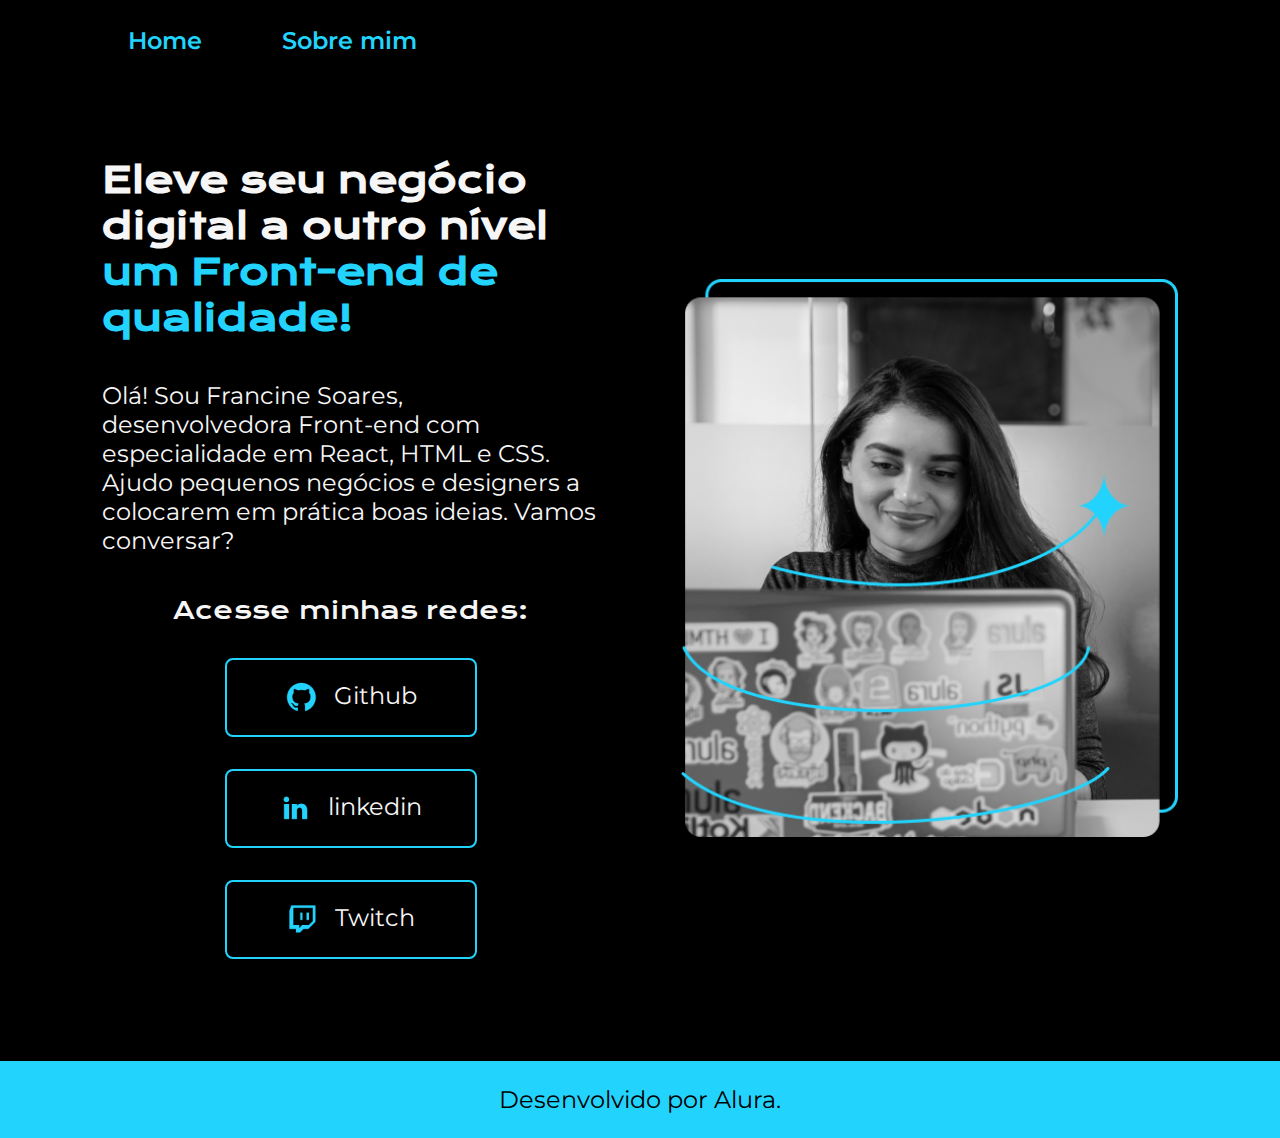
<file: index.html>
<!DOCTYPE html>
<html lang="pt-br">
<head>
    <meta charset="UTF-8">
    <meta http-equiv="X-UA-Compatible" content="IE=edge">
    <meta name="viewport" content="width=device-width, initial-scale=1.0">
    <title>Portfolio</title>
    <link rel="stylesheet" href="./styles/style.css">    
</head>
<body>
    <header class="cabecalho">
        <nav class="cabecalho__menu">
            <a class="cabecalho__menu__link" href="index.html" >Home</a>
            <a class="cabecalho__menu__link" href="about.html" >Sobre mim</a>
        </nav>
    </header>
    <main class="apresentacao">
        <section class="apresentacao__conteudo">
            <h1 class="apresentacao__conteudo__titulo">Eleve seu negócio digital a outro nível <strong class="titulo-destaque"> um Front-end de qualidade!</strong></h1>
            <p class="apresentacao__conteudo__texto">Olá! Sou Francine Soares, desenvolvedora Front-end com especialidade em React, HTML e CSS. Ajudo pequenos negócios e designers a colocarem em prática boas ideias. Vamos conversar?</p>
            <div class="apresentacao__links">
                <h2 class="apresentacao__links__subtitulo" > Acesse minhas redes:</h2>
                <a class="apresentacao__links__navegacao" href="https://github.com/">
                    <img src="./assets/github.png" alt="logo github">
                    Github
                </a>
                <a class="apresentacao__links__navegacao" href="https://linkedin.com/">
                    <img src="./assets/linkedin.png" alt="logo linkedin">
                    linkedin
                </a>
                <a class="apresentacao__links__navegacao" href="https://twitch.tv/">
                    <img src="./assets/twitch.png" alt="logo twitch">
                    Twitch
                </a>
            </div>
        </section>
        <img class="apresentacao__imagem" src="./assets/Imagem.png" alt="Foto da Francine">
    </main>

    <footer class="rodape">
        <p>Desenvolvido por Alura.</p>
    </footer>
    

</body>
</html>
</file>
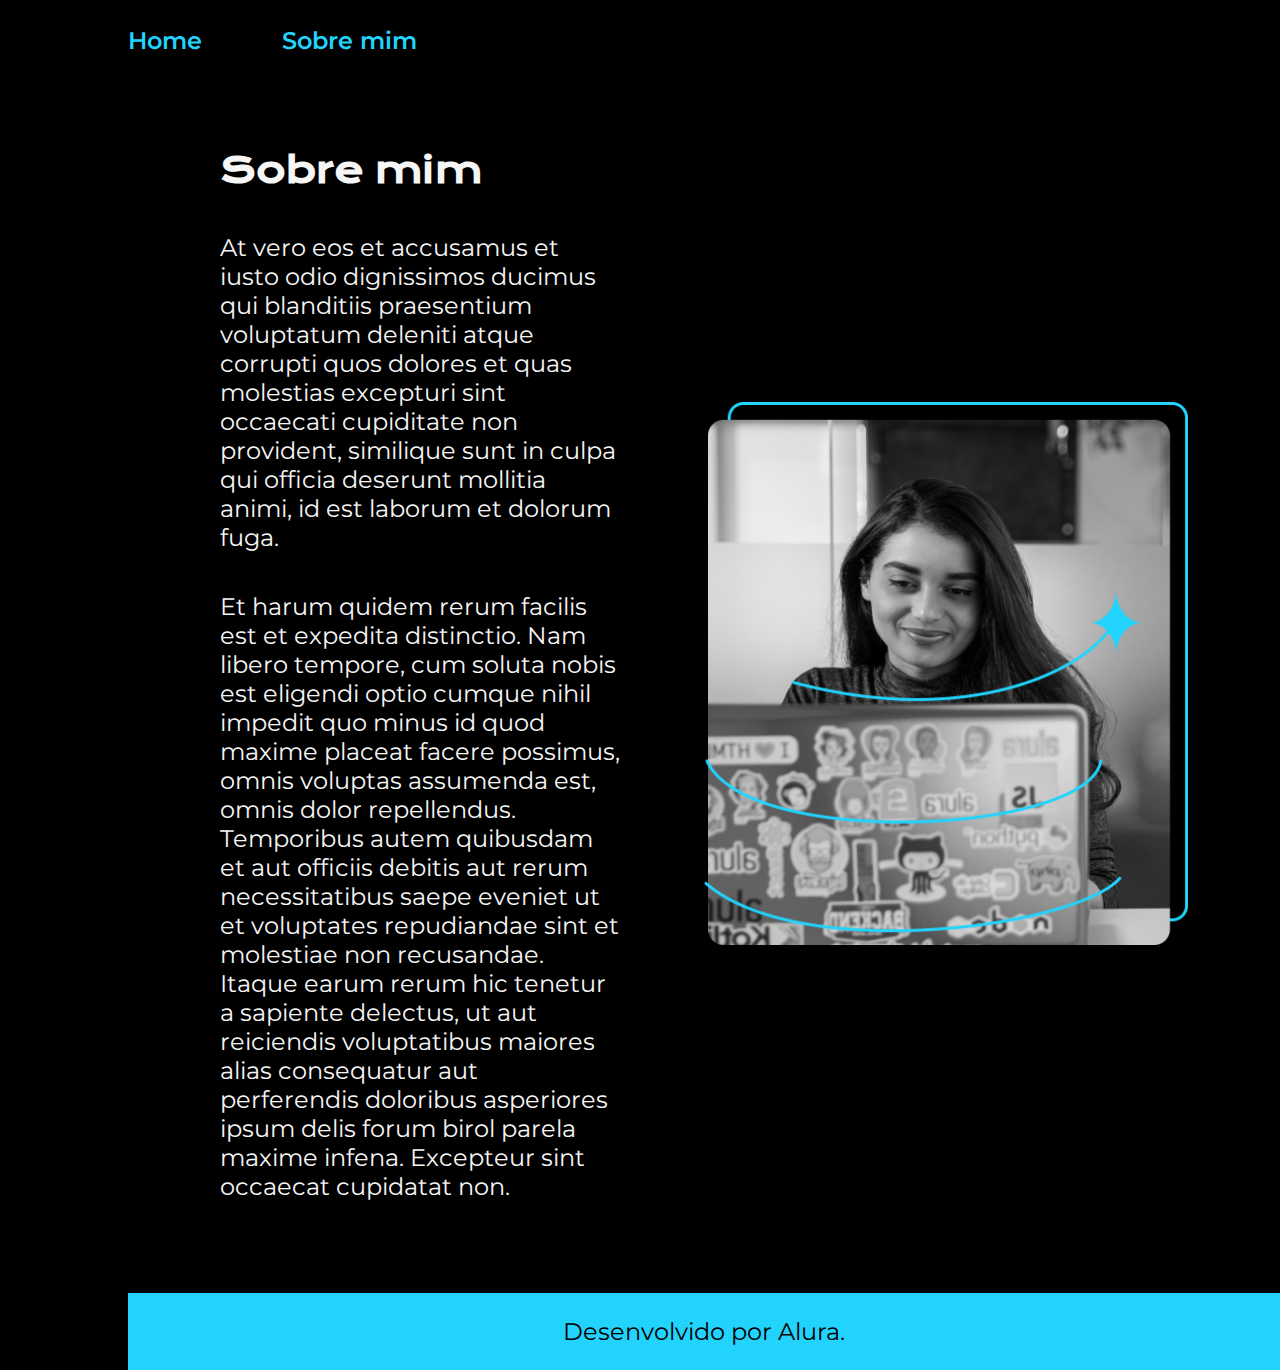
<file: about.html>
<!DOCTYPE html>
<html lang="pt-br">
<head>
    <meta charset="UTF-8">
    <meta http-equiv="X-UA-Compatible" content="IE=edge">
    <meta name="viewport" content="width=device-width, initial-scale=1.0">
    <title>Sobre mim</title>
    <link rel="stylesheet" href="./styles/style.css">
</head>
<body>
    <header class="cabecalho">
        <nav class="cabecalho__menu">
             <a class="cabecalho__menu__link" href="index.html" >Home</a>
            <a class="cabecalho__menu__link" href="about.html" >Sobre mim</a>
        </nav>
    </head>
    <main class="apresentacao">
        <section class="apresentacao__conteudo">
            <h1 class="apresentacao__conteudo__titulo">Sobre mim</h1>
            <p class="apresentacao__conteudo__texto">
                At vero eos et accusamus et iusto odio dignissimos ducimus qui blanditiis praesentium voluptatum deleniti atque corrupti quos dolores et quas molestias excepturi sint occaecati cupiditate non provident, similique sunt in culpa qui officia deserunt mollitia animi, id est laborum et dolorum fuga.
            </p>
            <p class="apresentacao__conteudo__texto">
                Et harum quidem rerum facilis est et expedita distinctio. Nam libero tempore, cum soluta nobis est eligendi optio cumque nihil impedit quo minus id quod maxime placeat facere possimus, omnis voluptas assumenda est, omnis dolor repellendus. Temporibus autem quibusdam et aut officiis debitis aut rerum necessitatibus saepe eveniet ut et voluptates repudiandae sint et molestiae non recusandae. Itaque earum rerum hic tenetur a sapiente delectus, ut aut reiciendis voluptatibus maiores alias consequatur aut perferendis doloribus asperiores ipsum delis forum birol parela maxime infena. Excepteur sint occaecat cupidatat non.
            </p>
        </section>
        <img class="apresentacao__imagem" src="assets/Imagem.png" alt="Foto Francine">
    </main>
    <footer class="rodape">
        <p>Desenvolvido por Alura.</p>
    </footer>
</body>
</html>
</file>
<file: styles/style.css>
@import url('https://fonts.googleapis.com/css2?family=Krona+One&family=Montserrat:wght@400;600&display=swap');

:root{
    --cor-primaria: #000000;
    --cor-secundaria: #F6F6F6;
    --cor-tercearia: #22D4FD;
    --cor-hover: #272727;

    --fonte-primaria:'Krona One', sans-serif;
    --fonte-secundaria:'Montserrat', sans-serif;
}

*{
    margin: 0;
    padding-inline-end: 0;
}

body {
    box-sizing: border-box;
    background-color: var(--cor-primaria);
    color: var(--cor-secundaria);
}

.cabecalho{
    padding: 2% 0% 0% 10%;
}

.cabecalho__menu{
    display: flex;
    gap: 80px;
}

.cabecalho__menu__link{
    color: var(--cor-tercearia);
    font-family: var(--fonte-secundaria);
    font-size: 1.5rem;
    font-weight: 600;
    text-decoration: none;
}

.apresentacao{
    padding: 8% 8%;
    display: flex;
    align-items: center;
    justify-content: space-between;
    gap: 82px;
}

.apresentacao__conteudo{
    width: 50%;
    display: flex;
    flex-direction: column;
    gap: 40px;
}

.apresentacao__conteudo__titulo{
    font-size: 2.25rem;
    font-family: var(--fonte-primaria);
}

.titulo-destaque{
    color: var(--cor-tercearia);
}

.apresentacao__conteudo__texto{
    font-size: 1.5rem;
    font-family: var(--fonte-secundaria);
}

.apresentacao__links{
    display: flex;
    flex-direction: column;
    justify-content: space-between;
    align-items: center;
    gap: 32px; 

}

.apresentacao__links__subtitulo{
    font-family: var(--fonte-primaria);
    font-weight: 400;
    font-size: 1.5rem;
}

.apresentacao__links__navegacao {
    display: flex;
    justify-content: center;
    gap: 16px;
    border: 2px solid var(--cor-tercearia);
    width: 50%;
    text-align: center;
    border-radius: 8px;
    padding: 21.5px 0;
    text-decoration: none;
    color: var(--cor-secundaria);
    font-family: var(--fonte-secundaria);
    font-weight: 400;
    font-size: 1.5rem;
}

.apresentacao__links__link:hover{
    background-color: var(--cor-hover);
}

.apresentacao__imagem{
    width: 50%;
}

.rodape{
    color: var(--cor-primaria);
    background-color: var(--cor-tercearia);
    padding: 24px;
    text-align: center;
    font-family: var(--fonte-secundaria);
    font-size: 1.5rem;
    font-weight: 400;

}

@media (max-width: 1067px){
    .cabecalho{
        padding: 8%;
    }
    
    .cabecalho__menu{
        justify-content: center;
    }

    .apresentacao{
        flex-direction: column-reverse;
        padding: 5%;
    }

    .apresentacao__conteudo{
        width: auto;
    }
}
</file>
